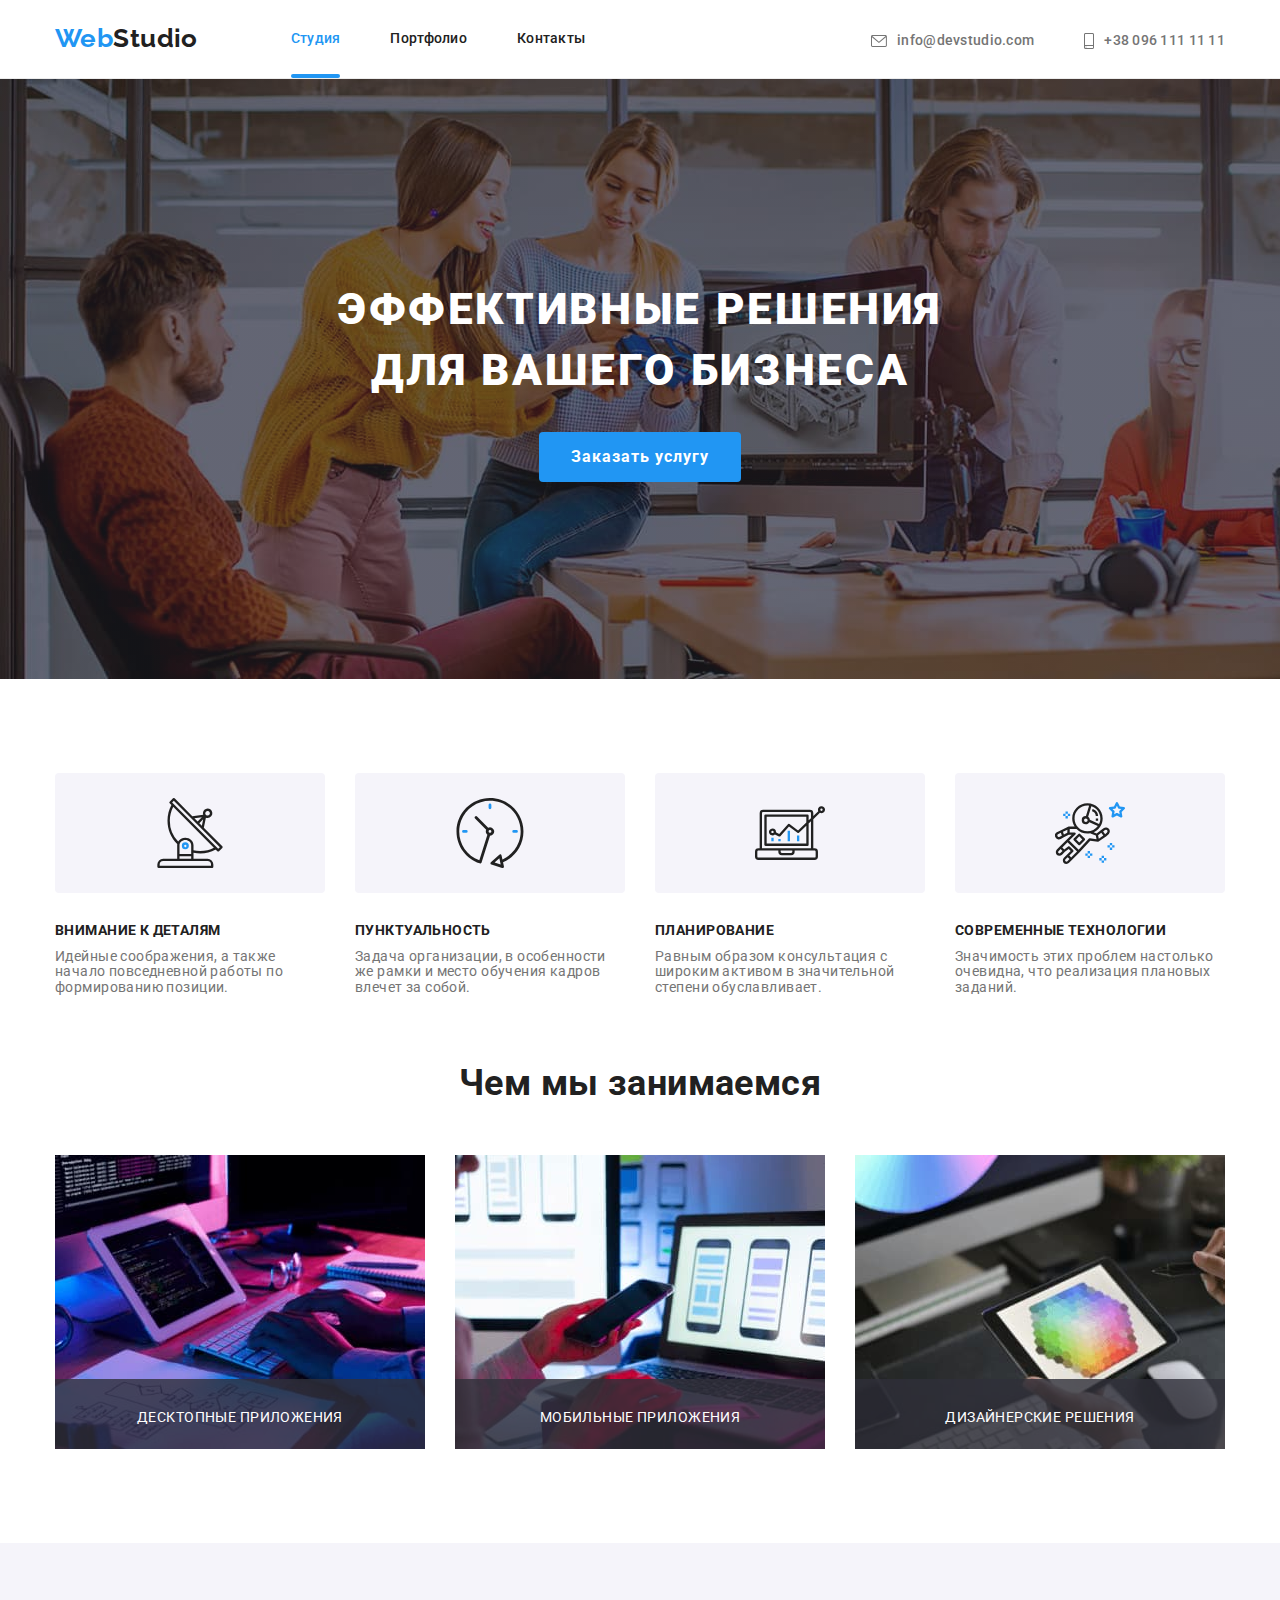
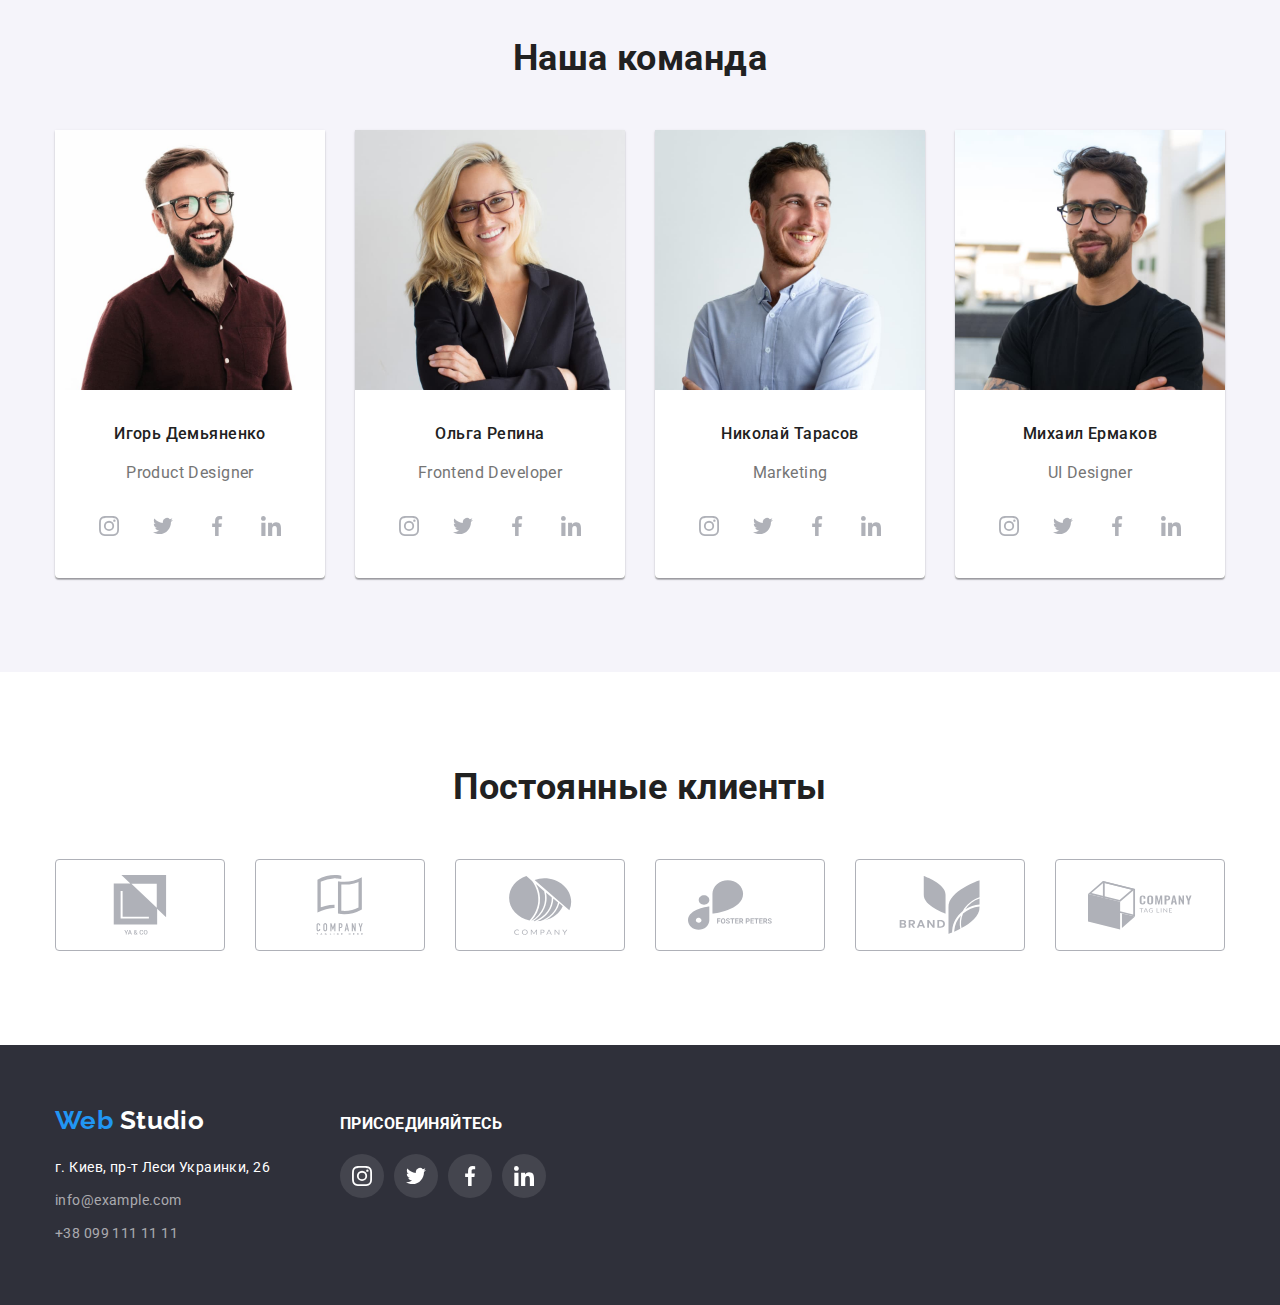
<file: index.html>
<!DOCTYPE html>
<html lang="ru">

<head>
    <meta charset="UTF-8">
    <meta http-equiv="X-UA-Compatible" content="IE=edge">
    <meta name="viewport" content="width=device-width, initial-scale=1.0">
    <title>Document</title>
    <link rel="stylesheet" href="https://cdnjs.cloudflare.com/ajax/libs/modern-normalize/1.1.0/modern-normalize.min.css">
    <link rel="preconnect" href="https://fonts.googleapis.com">
    <link rel="preconnect" href="https://fonts.gstatic.com" crossorigin>
    <link href="https://fonts.googleapis.com/css2?family=Raleway:wght@700&family=Roboto:wght@400;500;700;900&display=swap"
        rel="stylesheet">
    <link rel="stylesheet" href="./css/style.css">
</head>

<body>
    
    <header class="header">
        <div class="container main-nav">
            <nav class="nav">
            <a  href="#" class="logo-nav" >Web<span class="logoheder">Studio</span></a>
            
            <ul class="nav-container list " >
                <li class="item" ><a href="#" class="link-nav current" >Студия</a></li>
                <li class="item"><a href="./portfolio.html"class="link-nav">Портфолио</a></li>
                <li class="item"><a href="#" class="link-nav">Контакты</a></li>
                    
            </ul>
            </nav>

            <ul class="contacts-section list">
                <li class="item">
                    <a href="mailto:info@devstudio.com" class="contact-link">
                        <svg class="icon-mailto" width="16" height="12">
                            <use href="./image/sprite.svg#icon-mailto"></use>
                        </svg> 
                        info@devstudio.com</a>
                </li>
                <li class="item">
                    <a class="contact-link" href="tel:+380961111111" >
                        <svg class="icon-tel" width="10" height="16">
                            <use href="./image/sprite.svg#icon-tel"></use>
                        </svg>
                        +38 096 111 11 11</a>
                </li>
            </ul>

        </div>
    </header>

    <main class="main">

        <!--Секция Герой-->
        
        <section class="section-hero hero-box">

        
            
        <div class="container  ">
            <h1 class="title-hero">Эффективные решения для вашего бизнеса</h1>
            <button data-modal-open type="button" class="hero-button" >Заказать услугу</button>
        </div>
        </section>
        
        <!--Секция Особенности-->
       
        <section class="section-features">
            <div class="container ">

            <h2 class="title-features">Особенности</h2>

            <ul class="features-container list">
                <li class="item">
                    <div class="icon-features-box">
                    <svg class="icon-features" width="70" height="70">
                        <use href="./image/sprite.svg#icon-antenna"></use>
                    </svg>
                    </div>
                    <h3 class="features-title-list">Внимание к деталям</h3>
                    <p  class="text-title">Идейные соображения, а также начало повседневной работы по формированию позиции.</p>
                </li>
                <li class="item">
                    <div class="icon-features-box">
                        <svg class="icon-features" width="70" height="70">
                            <use href="./image/sprite.svg#icon-clock"></use>
                        </svg>
                    </div>
                    <h3 class="features-title-list">Пунктуальность</h3>
                    <p class="text-title">Задача организации, в особенности же рамки и место обучения кадров влечет за собой.</p>
                </li>
                <li class="item">
                    <div class="icon-features-box">
                        <svg class="icon-features" width="70" height="70">
                            <use href="./image/sprite.svg#icon-diagram"></use>
                        </svg>
                    </div>
                    <h3 class="features-title-list">Планирование</h3>
                    <p class="text-title">Равным образом консультация с широким активом в значительной степени обуславливает.</p>
                </li>
                <li class="item">
                    <div class="icon-features-box">
                        <svg class="icon-features" width="70" height="70">
                            <use href="./image/sprite.svg#icon-astronaut"></use>
                        </svg>
                    </div>
                    <h3 class="features-title-list">Современные технологии</h3>
                    <p class="text-title">Значимость этих проблем настолько очевидна, что реализация плановых заданий.</p>
                </li>
            </ul>
            </div>
        </section>
        
        <!--Секция Чем мы занимаемся-->
       
        <section class="section-work">
            <div class="container ">

            <h2 class="work-title ">Чем мы занимаемся</h2>

           <ul class="work-container list">

               <li class="item ">
                   <div class="img-work"><img src="./image/box1.jpg " width="370" alt="Компьютер"/>
                    <p>Десктопные приложения</p>
                </div>
                </li>

               <li class="item ">
                   <div class="img-work"><img src="./image/box2.jpg" width="370" alt="Мобильный телефон"/>
                <p>Мобильные приложения</p></div>
                </li>

               <li class="item ">
                   <div class="img-work"><img src="./image/box3.jpg" width="370" alt="Планшет"/>
                <p>Дизайнерские решения</p></div>
                </li>
            </ul>

            </div>
        </section>
        
        <!--Секция Наша команда-->
        
         <section class="section-team">
            <div class="container">

            <h2 class="title-team">Наша команда</h2>

            <ul class="container-team list">
                <li class="item">
                    <div class="card-thumb">
                    <img src="./image/team-card1.jpg" alt="Игорь Демьяненко" width="270" />
                    <div class="card-team">
                    <h3 class="team-name ">Игорь Демьяненко</h3>
                    <p class="team-position">Product Designer</p>
                    <ul class="social-links-box list">
                    
                        <li><a class="icon-box-team" href="#">
                                <svg class="icon-team" width="44" height="44">
                                    <use href="./image/sprite.svg#icon-instagram"></use>
                                </svg>
                            </a>
                        </li>
                    
                        <li>
                            <a class="icon-box-team" href="#">
                                <svg class="icon-team" width="44" height="44">
                                    <use href="./image/sprite.svg#icon-twitter"></use>
                                </svg>
                            </a>
                        </li>
                    
                        <li>
                            <a class="icon-box-team" href="#">
                                <svg class="icon-team" width="44" height="44">
                                    <use href="./image/sprite.svg#icon-facebook"></use>
                                </svg>
                            </a>
                        </li>
                    
                        <li>
                            <a class="icon-box-team" href="#">
                                <svg class="icon-team" width="44" height="44">
                                    <use href="./image/sprite.svg#icon-linkedin"></use>
                                </svg>
                            </a>
                        </li>
                    </ul>
                    </div>
                   
                    </div>
                </li>
                <li class="item">
                    <div class="card-thumb">
                    <img src="./image/team-card2.jpg" alt="Ольга Репина" width="270" />                 
                    <div class="card-team">
                    <h3 class="team-name">Ольга Репина</h3>
                    <p class="team-position">Frontend Developer</p>
                    <ul class="social-links-box list">
                    
                        <li><a class="icon-box-team" href="#">
                                <svg class="icon-team" width="44" height="44">
                                    <use href="./image/sprite.svg#icon-instagram"></use>
                                </svg>
                            </a>
                        </li>
                    
                        <li>
                            <a class="icon-box-team" href="#">
                                <svg class="icon-team" width="44" height="44">
                                    <use href="./image/sprite.svg#icon-twitter"></use>
                                </svg>
                            </a>
                        </li>
                    
                        <li>
                            <a class="icon-box-team" href="#">
                                <svg class="icon-team" width="44" height="44">
                                    <use href="./image/sprite.svg#icon-facebook"></use>
                                </svg>
                            </a>
                        </li>
                    
                        <li>
                            <a class="icon-box-team" href="#">
                                <svg class="icon-team" width="44" height="44">
                                    <use href="./image/sprite.svg#icon-linkedin"></use>
                                </svg>
                            </a>
                        </li>
                    </ul>
                    </div>
                    
                    </div>
                </li>
                <li class="item">
                    <div class="card-thumb">
                    <img src="./image/team-card3.jpg" alt="Николай Тарасов" width="270" />
                    <div class="card-team">
                    <h3 class="team-name">Николай Тарасов</h3>
                    <p class="team-position">Marketing</p>
                    <ul class="social-links-box list">
                    
                        <li><a class="icon-box-team" href="#">
                                <svg class="icon-team" width="44" height="44">
                                    <use href="./image/sprite.svg#icon-instagram"></use>
                                </svg>
                            </a>
                        </li>
                    
                        <li>
                            <a class="icon-box-team" href="#">
                                <svg class="icon-team" width="44" height="44">
                                    <use href="./image/sprite.svg#icon-twitter"></use>
                                </svg>
                            </a>
                        </li>
                    
                        <li>
                            <a class="icon-box-team" href="#">
                                <svg class="icon-team" width="44" height="44">
                                    <use href="./image/sprite.svg#icon-facebook"></use>
                                </svg>
                            </a>
                        </li>
                    
                        <li>
                            <a class="icon-box-team" href="#">
                                <svg class="icon-team" width="44" height="44">
                                    <use href="./image/sprite.svg#icon-linkedin"></use>
                                </svg>
                            </a>
                        </li>
                    </ul>
                    </div>
                  
                    </div>
                </li>
                <li class="item">
                    <div class="card-thumb">
                    <img src="./image/img.jpg" alt="Михаил Ермаков" width="270" />
                    <div class="card-team">
                    <h3 class="team-name">Михаил Ермаков</h3>
                    <p class="team-position">UI Designer</p>
                    <ul class="social-links-box list">
                    
                        <li><a class="icon-box-team" href="#">
                                <svg class="icon-team" width="44" height="44">
                                    <use href="./image/sprite.svg#icon-instagram"></use>
                                </svg>
                            </a>
                        </li>
                    
                        <li>
                            <a class="icon-box-team" href="#">
                                <svg class="icon-team" width="44" height="44">
                                    <use href="./image/sprite.svg#icon-twitter"></use>
                                </svg>
                            </a>
                        </li>
                    
                        <li>
                            <a class="icon-box-team" href="#">
                                <svg class="icon-team" width="44" height="44">
                                    <use href="./image/sprite.svg#icon-facebook"></use>
                                </svg>
                            </a>
                        </li>
                    
                        <li>
                            <a class="icon-box-team" href="#">
                                <svg class="icon-team" width="44" height="44">
                                    <use href="./image/sprite.svg#icon-linkedin"></use>
                                </svg>
                            </a>
                        </li>
                    </ul>
                    </div>
                    
                    </div>
                </li>
            </ul>
            </div>
         </section>
         <!-- Секция наши клиенты -->
         <section class="section-our-clients">

            <div class="container">
                <h2 class="title-team">Постоянные клиенты</h2>
                <ul class="container-our-clients list">

                <li class="item border">
                    <a class="icon-box-clients" href="#">
                        <svg class="icon-clients" width="170" height="92">
                            <use href="./image/sprite.svg#icon-logo1"></use>
                        </svg> 
                    </a>
                </li>
                <li class="item">
                    <a class="icon-box-clients" href="#">
                        <svg class="icon-clients" width="170" height="92">
                            <use href="./image/sprite.svg#icon-logo2"></use>
                        </svg> 
                    </a>
                </li>
                <li class="item">
                    <a class="icon-box-clients" href="#">
                        <svg class="icon-clients" width="170" height="92">
                            <use href="./image/sprite.svg#icon-logo3"></use>
                        </svg> 
                    </a>
                </li>
                <li class="item">
                    <a class="icon-box-clients" href="#">
                        <svg  class="icon-clients" width="170" height="92">
                            <use href="./image/sprite.svg#icon-logo4"></use>
                        </svg>
                    </a>
                </li>
                <li class="item">
                    <a class="icon-box-clients" href="#">
                        <svg class="icon-clients" width="170" height="92">
                            <use href="./image/sprite.svg#icon-logo5"></use>
                        </svg> 
                    </a>
                </li>
                <li class="item">
                    <a class="icon-box-clients" href="#">
                        <svg  class="icon-clients" width="170" height="92">
                            <use href="./image/sprite.svg#icon-logo6"></use>
                        </svg>
                    </a>
                </li>
                </ul>

            </div>

         </section>
        
    </main>
<!--Футер  -->
    <footer class="section-footer">
        <div class="container footer-box ">
            <div class="">
        <a href="#" class="logo-footer">Web <span class="logofooter">Studio</span></a>
        <address>
            <ul class="adress-box list">                
            <li class="list-adress"><p>г. Киев, пр-т Леси Украинки, 26</p></li>
            <li class="list-adress"><a href="mailto:info@example.com "class="contact-footer" >info@example.com</a></li>
            <li class="list-adress"><a href="tel:+380991111111 " class="contact-footer">+38 099 111 11 11</a></li>
            </ul>
        </address>
        </div>
        <div class="join">
            <h3 class="title-footer-join">Присоединяйтесь</h3>
            <ul class="container-social-link list">
                <li class="item-list">
                    <a class="link-social-footer" href="#">
                        <svg class="icon-social-footer" >
                            <use href="./image/sprite.svg#icon-instagram"></use>
                        </svg>
                    </a>
                </li>
                <li class="item-list">
                    <a class="link-social-footer" href="#">
                        <svg class="icon-social-footer" >
                            <use href="./image/sprite.svg#icon-twitter"></use>
                        </svg>
                    </a>
                </li>
                <li class="item-list">
                    <a class="link-social-footer" href="#">
                        <svg class="icon-social-footer" >
                            <use href="./image/sprite.svg#icon-facebook"></use>
                        </svg>
                    </a>
                </li>
                <li class="item-list">
                    <a class="link-social-footer" href="#">
                        <svg class="icon-social-footer" >
                            <use href="./image/sprite.svg#icon-linkedin"></use>
                        </svg>
                    </a>
                </li>
            </ul>
        </div>
        </div>
        
    </footer>

    <!-- Модалка -->

    <div class="backdrop is-hidden" data-modal >
        <div class="modal">
            <button data-modal-close type="button" class="close-btn">
                <svg class="icon-close" width="18" height="18"> 
                    <use href="./svg/close.svg#icon-close"></use>
                </svg>
            </button >
            
        </div>
    </div>
    <script src="./js/modal.js"></script>
</body>

</html>
</file>
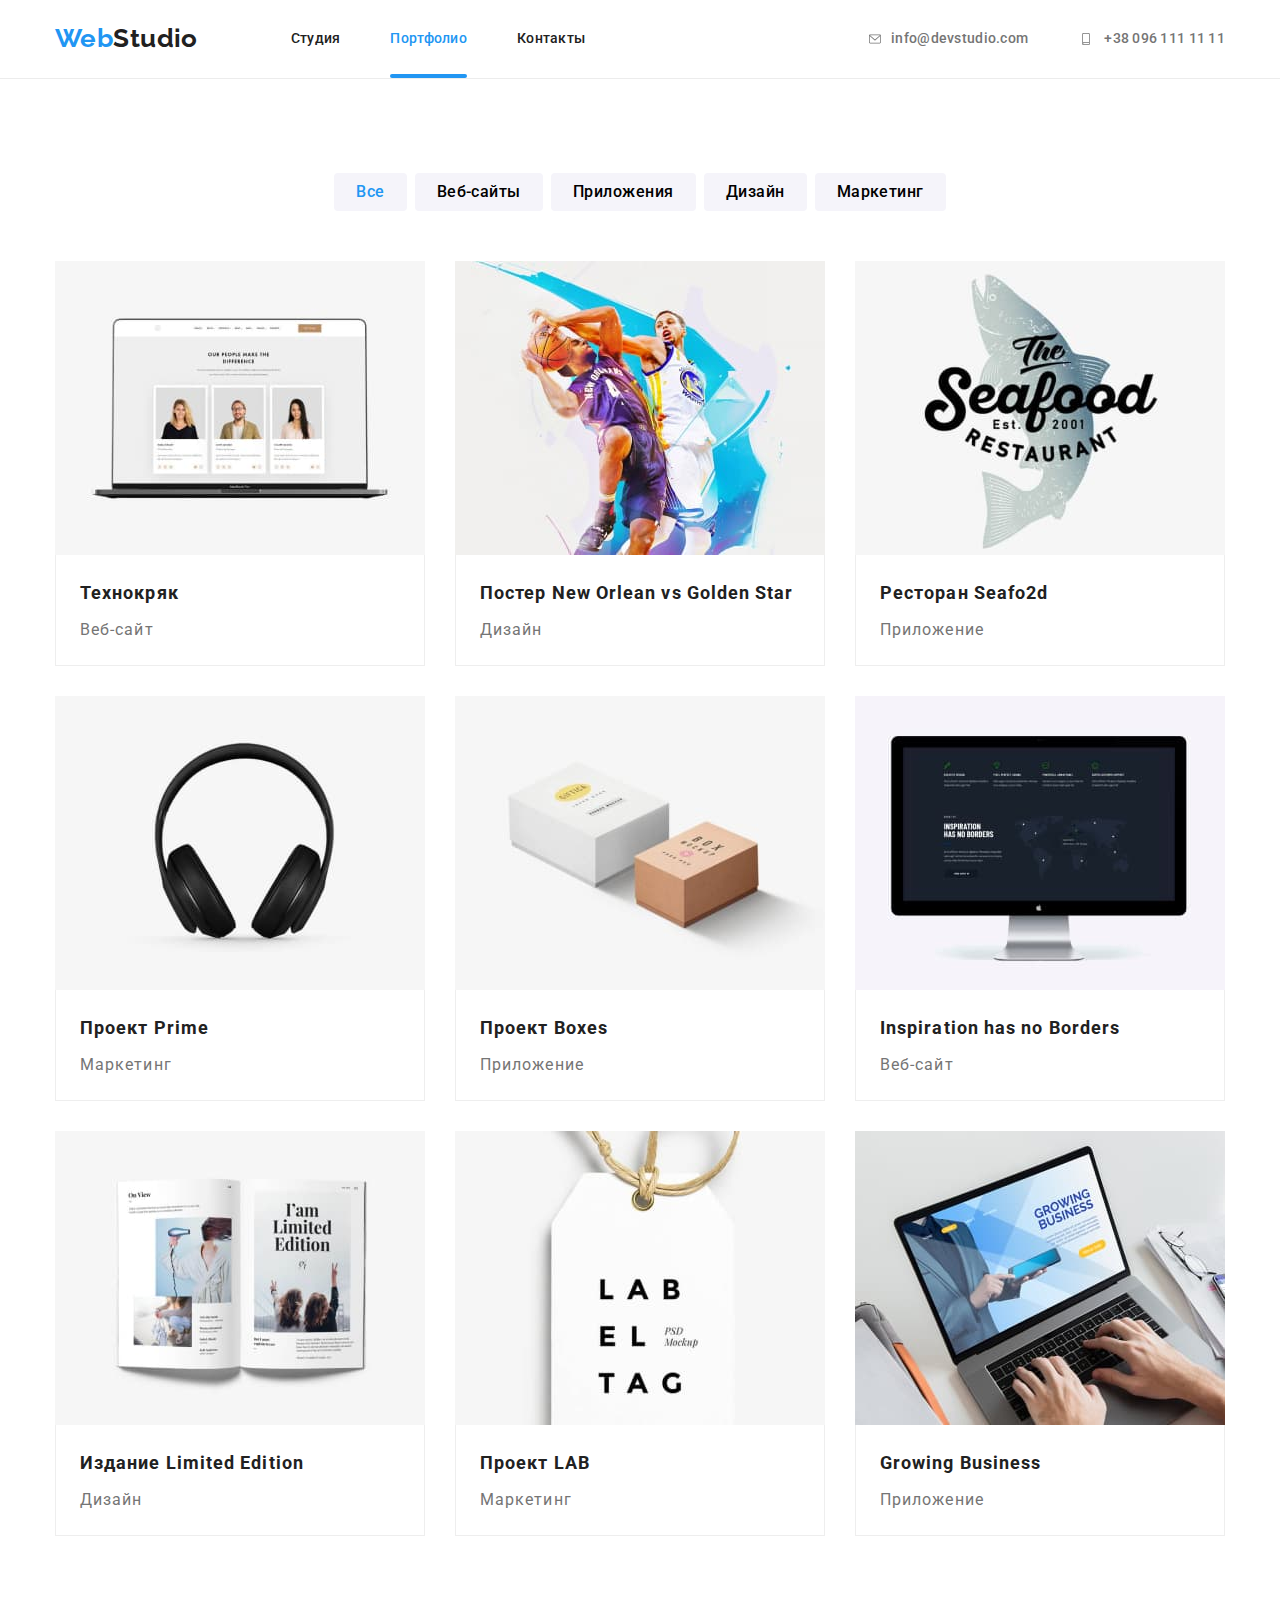
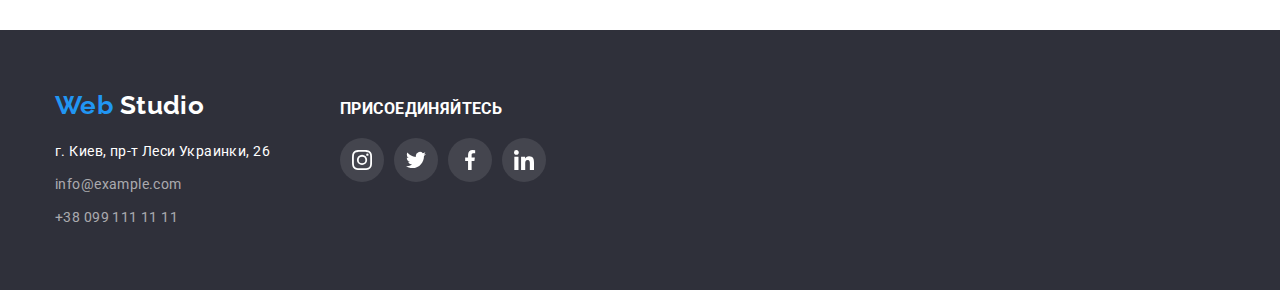
<file: portfolio.html>
<!DOCTYPE html>
<html lang="ru">

<head>
    <meta charset="UTF-8">
    <meta http-equiv="X-UA-Compatible" content="IE=edge">
    <meta name="viewport" content="width=device-width, initial-scale=1.0">
    <title>Document</title>
    <link rel="stylesheet"
        href="https://cdnjs.cloudflare.com/ajax/libs/modern-normalize/1.1.0/modern-normalize.min.css">
    <link rel="preconnect" href="https://fonts.googleapis.com">
    <link rel="preconnect" href="https://fonts.gstatic.com" crossorigin>
    <link
        href="https://fonts.googleapis.com/css2?family=Raleway:wght@700&family=Roboto:wght@400;500;700;900&display=swap"
        rel="stylesheet">
    <link rel="stylesheet" href="./css/style.css">
</head>

<body>
<header class="header">
    <div class="container main-nav">
        <nav class="nav">
            <a href="#" class="logo-nav">Web<span class="logoheder">Studio</span></a>

            <ul class="nav-container list ">
                <li class="item"><a href="./index.html" class="link-nav ">Студия</a></li>
                <li class="item"><a href="./portfolio.html" class="link-nav current">Портфолио</a></li>
                <li class="item"><a href="#" class="link-nav">Контакты</a></li>

            </ul>
        </nav>

        <ul class="contacts-section list">
            <li class="item">
                <a href="mailto:info@devstudio.com" class="contact-link">
                    <svg class="icon-mailto" width="12" height="16">
                        <use href="./image/sprite.svg#icon-mailto"></use>
                    </svg>
                    info@devstudio.com</a>
            </li>
            <li class="item">
                <a class="contact-link" href="tel:+380961111111">
                    <svg class="icon-tel" width="16" height="12">
                        <use href="./image/sprite.svg#icon-tel"></use>
                    </svg>
                    +38 096 111 11 11</a>
            </li>
        </ul>

    </div>
</header>
    <main>
        <!-- Секция Портфолио -->
        <Section class="section-portfolio" >

        <!-- Фильтр портфолио -->
        <div class="container ">
            <h1 class="portfolio-buttons-title ">Наши работы</h1>
            <ul class="buttons list">
            <li class="item"><button type="button" class="portfolio-button current">Все</button></li>
            <li class="item"><button type="button" class="portfolio-button">Веб-сайты</button></li>
            <li class="item"><button type="button" class="portfolio-button">Приложения</button></li>
            <li class="item"><button type="button" class="portfolio-button">Дизайн</button></li>
            <li class="item"><button type="button" class="portfolio-button">Маркетинг</button></li>
            </ul>

     
        <ul class="portfolio-box list ">
            
            <li class="item "> 
               <a href="#" class="portfolio-list">

                   <div class="gallery-card">
                       <div class="gallery-description">Технокряк это современная площадка распространения коронавируса. Компании используют эту платформу для цифрового
                    шпионажа и атак на защищённые сервера конкурентов.</div>
                     <img src="./image/технокряк.jpg" width="370" alt="компьютер с сайтом" />
                    </div>

                <div class="card-content">
                <h2 class="portfolio-title">Технокряк</h2>
                <p class="portfolio-text">Веб-сайт</p>
                </div>
                </a>
             </li>

            <li class="item"> 
                <a href="#" class="portfolio-list">
                    <div class="gallery-card">
                       <div class="gallery-description">Технокряк это современная площадка распространения коронавируса. Компании используют эту платформу для цифрового
                    шпионажа и атак на защищённые сервера конкурентов.</div>
                <img src="./image/посте-new-orlean.jpg" width="370" alt="Два баскетболиста"/>
                </div>
                <div class="card-content">
                <h2 class="portfolio-title">Постер New Orlean vs Golden Star</h2>
                <p class="portfolio-text">Дизайн</p>
                </div>
                </a>
            </li>

            <li class="item"> 
                <a href="#" class="portfolio-list">
                    <div class="gallery-card">
                        <div class="gallery-description">Технокряк это современная площадка распространения коронавируса. Компании
                            используют эту платформу для цифрового
                            шпионажа и атак на защищённые сервера конкурентов.</div>
                <img src="./image/The-seafood-restoran.jpg" width="370" alt="Рыба с названием ресторана"/>
                </div>
                <div class="card-content">
                <h2 class="portfolio-title">Ресторан Seafo2d</h2>
                <p class="portfolio-text">Приложение</p>
                </div>
                </a>
            </li>

            <li class="item">
                <a href="#" class="portfolio-list">
                    <div class="gallery-card">
                        <div class="gallery-description">Технокряк это современная площадка распространения коронавируса. Компании
                            используют эту платформу для цифрового
                            шпионажа и атак на защищённые сервера конкурентов.</div>
                <img src="./image/проект-Prime.jpg" width="370" alt="Наушники"/>
                </div>
                <div class="card-content">
                <h2 class="portfolio-title">Проект Prime</h2>
                <p class="portfolio-text">Маркетинг</p>
                </div>
                </a>
            </li>

            <li class="item">
                <a href="#" class="portfolio-list">
                    <div class="gallery-card">
                        <div class="gallery-description">Технокряк это современная площадка распространения коронавируса. Компании
                            используют эту платформу для цифрового
                            шпионажа и атак на защищённые сервера конкурентов.</div>
                <img src="./image/Проект-Box.jpg" width="370" alt="Кирпич"/>
                </div>
                <div class="card-content">
                <h2 class="portfolio-title">Проект Boxes</h2>
                <p class="portfolio-text">Приложение</p>
                </div>
                </a>
            </li>

            <li class="item">  
                <a href="#" class="portfolio-list">
                    <div class="gallery-card">
                        <div class="gallery-description">Технокряк это современная площадка распространения коронавируса. Компании
                            используют эту платформу для цифрового
                            шпионажа и атак на защищённые сервера конкурентов.</div>
                <img src="./image/inspiration-has-no-border.jpg" width="370" alt="Монитор компьютера"/>
                </div>
                <div class="card-content">
                <h2 class="portfolio-title">Inspiration has no Borders</h2>
                <p  class="portfolio-text"> Веб-сайт</p>
                </div>
                </a>
             </li>

            <li class="item">
                <a href="#" class="portfolio-list">
                    <div class="gallery-card">
                        <div class="gallery-description">Технокряк это современная площадка распространения коронавируса. Компании
                            используют эту платформу для цифрового
                            шпионажа и атак на защищённые сервера конкурентов.</div>
                <img src="./image/издание-limited-edition.jpg" width="370" alt="Журнал" />
                </div>
                <div class="card-content">
                <h2 class="portfolio-title">Издание Limited Edition</h2>
                <p class="portfolio-text">Дизайн</p>
                </div>
                </a>
            </li>

            <li class="item"> 
                <a href="#" class="portfolio-list">
                    <div class="gallery-card">
                        <div class="gallery-description">Технокряк это современная площадка распространения коронавируса. Компании
                            используют эту платформу для цифрового
                            шпионажа и атак на защищённые сервера конкурентов.</div>
                <img src="./image/проект-lab.jpg" width="370" alt="Бирка" />
                </div>
                <div class="card-content">
                <h2 class="portfolio-title">Проект LAB</h2>
                <p class="portfolio-text">Маркетинг</p>
                </div>
                </a>
            </li>

            <li class="item">
                <a href="#" class="portfolio-list">
                    <div class="gallery-card">
                        <div class="gallery-description">Технокряк это современная площадка распространения коронавируса. Компании
                            используют эту платформу для цифрового
                            шпионажа и атак на защищённые сервера конкурентов.</div>
                <img src="./image/growing-bisness.jpg" width="370" alt="Ноутбук с сайтом" />
                </div>
                <div class="card-content">
                <h2 class="portfolio-title">Growing Business</h2>
                <p class="portfolio-text">Приложение</p>
                </div>
                </a>
            </li>
        </ul>
        </div>
    </Section>

    </main>
    <!--Футер  -->

    <footer class="section-footer">
        <div class="container footer-box ">
            <div class="">
                <a href="#" class="logo-footer">Web <span class="logofooter">Studio</span></a>
                <address>
                    <ul class="adress-box list">
                        <li class="list-adress">
                            <p>г. Киев, пр-т Леси Украинки, 26</p>
                        </li>
                        <li class="list-adress"><a href="mailto:info@example.com "
                                class="contact-footer">info@example.com</a></li>
                        <li class="list-adress"><a href="tel:+380991111111 " class="contact-footer">+38 099 111 11 11</a>
                        </li>
                    </ul>
                </address>
            </div>
            <div class="join">
                <h3 class="title-footer-join">Присоединяйтесь</h3>
                <ul class="container-social-link list">
                    <li class="item-list">
                        <a class="link-social-footer" href="#">
                            <svg class="icon-social-footer">
                                <use href="./image/sprite.svg#icon-instagram"></use>
                            </svg>
                        </a>
                    </li>
                    <li class="item-list">
                        <a class="link-social-footer" href="#">
                            <svg class="icon-social-footer">
                                <use href="./image/sprite.svg#icon-twitter"></use>
                            </svg>
                        </a>
                    </li>
                    <li class="item-list">
                        <a class="link-social-footer" href="#">
                            <svg class="icon-social-footer">
                                <use href="./image/sprite.svg#icon-facebook"></use>
                            </svg>
                        </a>
                    </li>
                    <li class="item-list">
                        <a class="link-social-footer" href="#">
                            <svg class="icon-social-footer">
                                <use href="./image/sprite.svg#icon-linkedin"></use>
                            </svg>
                        </a>
                    </li>
                </ul>
            </div>
        </div>
    
    </footer>
</body>
</html>
</file>
<file: css/style.css>
:root {
  --primery-texte-color: #757575; /*Основной цвет */
  --second-color: #212121; /* Второй цвет  */
  --accent-color: #2196f3; /*Акцентный цвет */
  --whitw-color-texte: #ffffff;
  --hero-footer-color: #2f303a; /*Цвет в футере и блоке герой */
  --secondery-backgraund: #f5f4fa; /*цвет фона в блоке наша команда*/
}
body {
  font-family: 'Roboto', sans-serif;
  background: white;
  font-size: 14px;
  color: var(--primery-texte-color);
  letter-spacing: 0.03em;
}

.list {
  list-style: none;
  padding: 0px;
  margin: 0px;
}
h1,
h2,
h3,
h4,
h5,
h6,
p {
  margin: 0px;
}
img {
  display: block;
  max-width: 100%;
  height: auto;
}
.container {
  width: 1200px;
  margin-right: auto;
  margin-left: auto;
  padding-left: 15px;
  padding-right: 15px;
}
.header {
  border-bottom: 1px solid #ececec;
  padding-top: 24px;
  padding-bottom: 24px;
}
/*logo*/
.logo-nav {
  color: var(--accent-color);
  font-family: raleway;
  text-decoration: none;
  font-weight: 700;
  font-size: 26px;

  margin-right: 93px;
}
.logoheder {
  color: var(--second-color);
}

/*секция навигация*/
.main-nav {
  display: flex;
  align-items: baseline;
}
.nav {
  display: flex;
  align-items: center;
}
.nav-container {
  display: flex;
}

.nav-container .item:not(:last-child) {
  margin-right: 50px;
}
.link-nav {
  position: relative;

  color: var(--second-color);
  line-height: 1.1;
  letter-spacing: 0.02em;
  text-decoration: none;
  font-weight: 500;
  display: block;
  transition: color 250ms cubic-bezier(0.4, 0, 0.2, 1);
}

.link-nav::after {
  content: '';
  width: 100%;
  height: 4px;
  border-radius: 2px;
  background-color: #2196f3;
  left: 0;
  bottom: -1;
  position: absolute;
  opacity: 0;
  transition: opacity 250ms cubic-bezier(0.4, 0, 0.2, 1);
}
.link-nav.current::after {
  opacity: 1;
  top: 43px;
}

.nav-container .list {
  color: var(--second-color);
}

.nav-container .link-nav:hover,
.nav-container .link-nav:focus {
  color: var(--accent-color);
}
.current {
  color: var(--accent-color);
}
.nav-container.current::after:hover {
  width: 40px;
  height: 4px;
  background-color: #2196f3;
}
.contacts-section {
  display: flex;
  justify-content: flex-end;
  align-items: center;
  margin-left: auto;
}

.icon-mailto {
  fill: currentColor;
  margin-right: 10px;
}
.icon-tel {
  fill: currentColor;
  margin-right: 10px;
}

.contacts-section .item:not(:last-child) {
  margin-right: 50px;
}
.contact-link {
  color: var(--primery-texte-color);
  text-decoration: none;
  line-height: 1.1;
  letter-spacing: 0.02em;
  font-weight: 500;
  display: flex;
  align-items: center;
  transition: color 250ms cubic-bezier(0.4, 0, 0.2, 1);
}
.contact-link:hover {
  color: var(--accent-color);
}
.contact-link .icon-mailto:hover {
  fill: var(--accent-color);
}
.contact-link .icon-tel:hover {
  fill: var(--accent-color);
}

/* Секция герой */

.section-hero {
  text-align: center;
  padding-top: 200px;
  padding-bottom: 200px;
  padding-left: 0;
  padding-right: 0;
  background: var(--hero-footer-color);
}

.hero-box {
  max-width: 1600px;
  height: 600px;
  margin-right: auto;
  margin-left: auto;
  background-image: linear-gradient(rgba(47, 48, 58, 0.4), rgba(47, 48, 58, 0.4)),
    url(../image/bg-image.jpg);
}

.title-hero {
  color: var(--whitw-color-texte);
  font-size: 44px;
  line-height: 1.4;
  letter-spacing: 0.06em;
  text-align: center;
  text-transform: uppercase;
  font-weight: 900;
  width: 696px;

  margin-bottom: 30px;
  margin-left: auto;
  margin-right: auto;
}

.hero-button {
  text-decoration: none;
  font-family: inherit;
  font-weight: 700;
  font-size: 16px;
  line-height: 1.86;
  letter-spacing: 0.06em;
  cursor: pointer;
  color: var(--whitw-color-texte);
  background-color: var(--accent-color);
  padding: 10px 32px;
  border-radius: 4px;
  border: none;
  transition: background-color 250ms cubic-bezier(0.4, 0, 0.2, 1);
}

.hero-button:hover,
.hero-button:focus {
  background-color: #188ce8;
  text-decoration: none;
}
/* Особенности */
.section-features {
  padding-bottom: 94px;
  padding-top: 94px;
}
.title-features {
  visibility: hidden;
  position: absolute;
  clip: rect(0 0 0 0);
  width: 1px;
  height: 1px;
  margin: -1px;
}
.features-container {
  display: flex;
  margin: 0px;
}
.icon-features-box {
  display: flex;
  justify-content: center;
  align-items: center;
  height: 120px;
  background-color: #f5f4fa;
  margin-bottom: 30px;
  border-radius: 4px;
}

.icon-features {
  display: block;
  margin: 0;
}
.features-title-list {
  font-size: 14px;
  text-transform: uppercase;
  font-weight: 700;
  line-height: 1.14;
  letter-spacing: 0.03em;
  color: var(--second-color);

  margin-bottom: 10px;
  margin-right: 30px;
}

.features-container .item:not(:last-child) {
  margin-right: 30px;
}
.text-title {
  color: var(--primery-texte-color);
  font-weight: 400;
  line-height: 1.1;
}
.features-container > .item {
  width: 270px;
  height: 101px;
}
/* Чем мы занимаемся */
.section-work {
  padding-bottom: 94px;
  padding-top: 94px;
  position: relative;
}
.work-title {
  color: var(--second-color);
  font-weight: 700;
  font-size: 36px;
  line-height: 1.2;
  text-align: center;
  display: block;

  margin-bottom: 50px;
}
.work-container {
  display: flex;
  position: relative;
}
.img-work p {
  position: absolute;
  bottom: 0;

  height: 70px;
  width: 370px;
  font-size: 14px;
  line-height: 1.6;
  text-align: center;
  padding-top: 27px;
  text-transform: uppercase;
  color: var(--whitw-color-texte);
  background: rgba(47, 48, 58, 0.8);
}

.work-container .item:not(:last-child) {
  margin-right: 30px;
}

/* Секция наша команда */

.section-team {
  background: var(--secondery-backgraund);
  padding-top: 94px;
  padding-bottom: 94px;
}

.container-team {
  display: flex;
}
.card-thumb {
  box-shadow: 0px 1px 3px rgba(0, 0, 0, 0.12), 0px 1px 1px rgba(0, 0, 0, 0.14),
    0px 2px 1px rgba(0, 0, 0, 0.2);
  border-radius: 0px 0px 4px 4px;
  width: 270px;
}
.card-team {
  padding: 30px 32px;
}
.container-team > .item {
  background-color: var(--whitw-color-texte);
}
.container-team > .item:not(:last-child) {
  margin-right: 30px;
}
.title-team {
  color: var(--second-color);
  font-weight: 700;
  font-size: 36px;
  line-height: 1.2;
  text-align: center;
  display: block;
  margin-bottom: 50px;
}
.team-name {
  font-size: 16px;
  color: var(--second-color);
  line-height: 1.8;
  font-weight: 500;
  text-align: center;

  margin-bottom: 10px;
}
.team-position {
  color: var(--primery-texte-color);
  font-weight: 400;
  line-height: 1.8;
  font-size: 16px;
  text-align: center;
  padding-bottom: 16px;
}
.social-links-box {
  display: flex;
  justify-content: space-between;
  /* padding: 0 32px 30px 32px; */
}
.icon-box-team {
  width: 44px;
  height: 44px;
  border-radius: 50%;
  display: flex;
  justify-content: center;
  align-items: center;
  transition: background-color 250ms cubic-bezier(0.4, 0, 0.2, 1);
}
.icon-team {
  fill: #afb1b8;
  width: 20px;
  height: 20px;
  transition: fill 250ms cubic-bezier(0.4, 0, 0.2, 1);
}
.icon-box-team:hover .icon-team,
.icon-box-team:focus .icon-team {
  fill: var(--whitw-color-texte);
}
.icon-box-team:hover,
.icon-box-team:focus {
  background-color: var(--accent-color);
  border-radius: 50%;
  display: flex;
  justify-content: center;
  align-items: center;
}

/* Наши клиенты */
.section-our-clients {
  padding-top: 94px;
  padding-bottom: 94px;
}
.container-our-clients {
  display: flex;
  justify-content: space-between;
  align-items: center;
}

.icon-clients {
  fill: #afb1b8;
  width: 106px;
  height: 60px;
  transition: fill 250ms cubic-bezier(0.4, 0, 0.2, 1);
}
.icon-box-clients:hover,
.icon-box-clients:focus {
  border: 1px solid var(--accent-color);
  fill: var(--accent-color);
}
.icon-box-clients:hover .icon-clients,
.icon-box-clients:focus .icon-clients {
  fill: var(--accent-color);
}
.icon-box-clients {
  border: 1px solid #afb1b8;
  box-sizing: border-box;
  border-radius: 4px;
  width: 170px;
  height: 92px;
  padding: 16px 32px;
  display: flex;
  align-items: center;
  justify-content: center;

  transition: fill 250ms cubic-bezier(0.4, 0, 0.2, 1), border 250ms cubic-bezier(0.4, 0, 0.2, 1);
}

/* Футер */
.section-footer {
  background: var(--hero-footer-color);
  padding-bottom: 60px;
  padding-top: 60px;
}
.footer-box {
  display: flex;
  justify-content: baseline;
  align-items: baseline;
}
.logo-footer {
  color: var(--accent-color);
  text-decoration: none;
  font-family: Raleway;
  line-height: 1.19;
  font-weight: 700;
  font-size: 26px;
  margin-bottom: 20px;
  display: block;
}
.logofooter {
  color: var(--whitw-color-texte);
  margin-bottom: 20px;
}
.adress-box {
  color: var(--whitw-color-texte);
  font-style: normal;
  font-weight: 400;
  line-height: 1.7;
}

.adress-box .list-adress:not(:last-child) {
  margin-bottom: 9px;
}
.contact-footer {
  font-style: normal;
  text-decoration: none;
  font-weight: 400;
  line-height: 1.7;
  color: rgba(255, 255, 255, 0.6);
  margin-bottom: 9px;

  transition: color 250ms cubic-bezier(0.4, 0, 0.2, 1);
}
.contact-footer:hover,
.contact-footer:focus {
  color: var(--accent-color);
}
.join {
  margin-left: 70px;
  padding: 0px;
}
.title-footer-join {
  line-height: 1.15;
  text-transform: uppercase;
  color: var(--whitw-color-texte);
  font-style: normal;
  margin-bottom: 20px;
}

.container-social-link {
  display: flex;
  padding: 0px;
  margin: 0px;
  margin-right: 10px;
}

.item-list:not(:last-child) {
  margin-right: 10px;
}
.link-social-footer {
  border-radius: 50%;
  background-color: rgba(255, 255, 255, 10%);
  display: flex;
  align-items: center;
  justify-content: center;
  width: 44px;
  height: 44px;
  transition: background-color 250ms cubic-bezier(0.4, 0, 0.2, 1);
}
.link-social-footer:hover,
.link-social-footer:focus {
  background-color: royalblue;
}

.icon-social-footer {
  fill: var(--whitw-color-texte);
  padding: 0;
  width: 20px;
  height: 20px;
  display: block;
  align-items: center;
  justify-content: center;
}

/* Модалка */

.backdrop {
  position: fixed;
  top: 0;
  left: 0;
  width: 100%;
  height: 100%;
  background-color: rgba(0, 0, 0, 0.2);
  opacity: 1;

  transition: opacity 500ms cubic-bezier(0.4, 0, 0.2, 1);
}

.backdrop.is-hidden {
  pointer-events: none;
  opacity: 0;
}

.modal {
  position: absolute;
  top: 50%;
  left: 50%;
  transform: translate(-50%, -50%);

  min-width: 528px;
  min-height: 581px;
  background-color: white;
  border-radius: 4px;

  box-shadow: 0px 2px 1px 0px #00000033, 0px 1px 1px 0px #00000024, 0px 1px 3px 0px #0000001f;
}
.close-btn {
  position: absolute;
  top: 0;
  right: 0;
  border-radius: 50%;
  width: 30px;
  height: 30px;
  padding: 0;
  margin: 8px 8px 0 0;
  display: inline-block;
  justify-content: center;
  align-items: center;
  border: 1px solid rgba(0, 0, 0, 0.1);
}

/* Портфолио */
.section-portfolio {
  padding-top: 94px;
  padding-bottom: 94px;
}
.buttons {
  display: flex;
  justify-content: center;
  margin-bottom: 50px;
}
.portfolio-buttons-title {
  visibility: hidden;
  position: absolute;
  clip: rect(0 0 0 0);
  width: 1px;
  height: 1px;
  margin: -1px;
}
.portfolio-button {
  text-decoration: none;
  font-family: inherit;
  font-weight: 500;
  font-size: 16px;
  line-height: 1.62;
  letter-spacing: 0.03em;
  cursor: pointer;

  background-color: var(--secondery-backgraund);
  border: none;
  border-radius: 4px;
  padding: 6px 22px;
  transition: background-color 250ms cubic-bezier(0.4, 0, 0.2, 1),
    color 250ms cubic-bezier(0.4, 0, 0.2, 1), box-shadow 250ms cubic-bezier(0.4, 0, 0.2, 1);
}
.buttons .item:not(:last-child) {
  margin-right: 8px;
}
.portfolio-button:hover,
.portfolio-button:focus {
  background-color: #188ce8;
  text-decoration: none;
  color: var(--whitw-color-texte);
  box-shadow: 0px 3px 1px rgba(0, 0, 0, 0.1), 0px 1px 2px rgba(0, 0, 0, 0.08),
    0px 2px 2px rgba(0, 0, 0, 0.12);
}

.portfolio-box {
  color: var(--second-color);

  display: flex;
  flex-wrap: wrap;
  margin: 0px;
  padding: 0px;
  margin-left: -30px;
  margin-top: -30px;
  position: relative;
}
.portfolio-box > .item {
  flex-basis: calc((100% / 3)- 30px);

  margin-left: 30px;
  margin-top: 30px;
}
.gallery-card {
  position: relative;
  overflow: hidden;
}
.gallery-description {
  position: absolute;
  width: 100%;
  height: 100%;
  color: var(--whitw-color-texte);
  font-size: 18px;
  line-height: 1.6;
  letter-spacing: 0.03em;
  padding: 63px 24px;
  background-color: rgba(33, 150, 243, 0.9);
  bottom: -100%;
  transition: transform 250ms cubic-bezier(0.4, 0, 0.2, 1);
}
.gallery-card:hover .gallery-description {
  transform: translateY(-100%);
}

.portfolio-list {
  text-decoration: none;
  font-weight: 700;
  font-size: 18px;
  line-height: 2;
  letter-spacing: 0.06em;
  text-decoration: none;
  display: block;
  transition: box-shadow 250ms cubic-bezier(0.4, 0, 0.2, 1);
}
.portfolio-list:hover,
.portfolio-list:focus {
  box-shadow: 0px 1px 1px rgba(0, 0, 0.12), 0px 4px 4px rgba(0, 0, 0, 0.06),
    1px 4px 6px rgba(0, 0, 0, 0.16);
}
.portfolio-title {
  font-weight: 700;
  font-size: 18px;
  line-height: 2;
  letter-spacing: 0.06em;
  color: var(--second-color);
  text-decoration: none;

  margin-bottom: 4px;
}
.portfolio-text {
  font-size: 16px;
  font-weight: 400;
  line-height: 1.87;
  color: var(--primery-texte-color);
}

.card-content {
  padding: 20px 24px;
  border-bottom: 1px solid #eeeeee;
  border-left: 1px solid #eeeeee;
  border-right: 1px solid #eeeeee;
  text-decoration: none;
}
</file>
